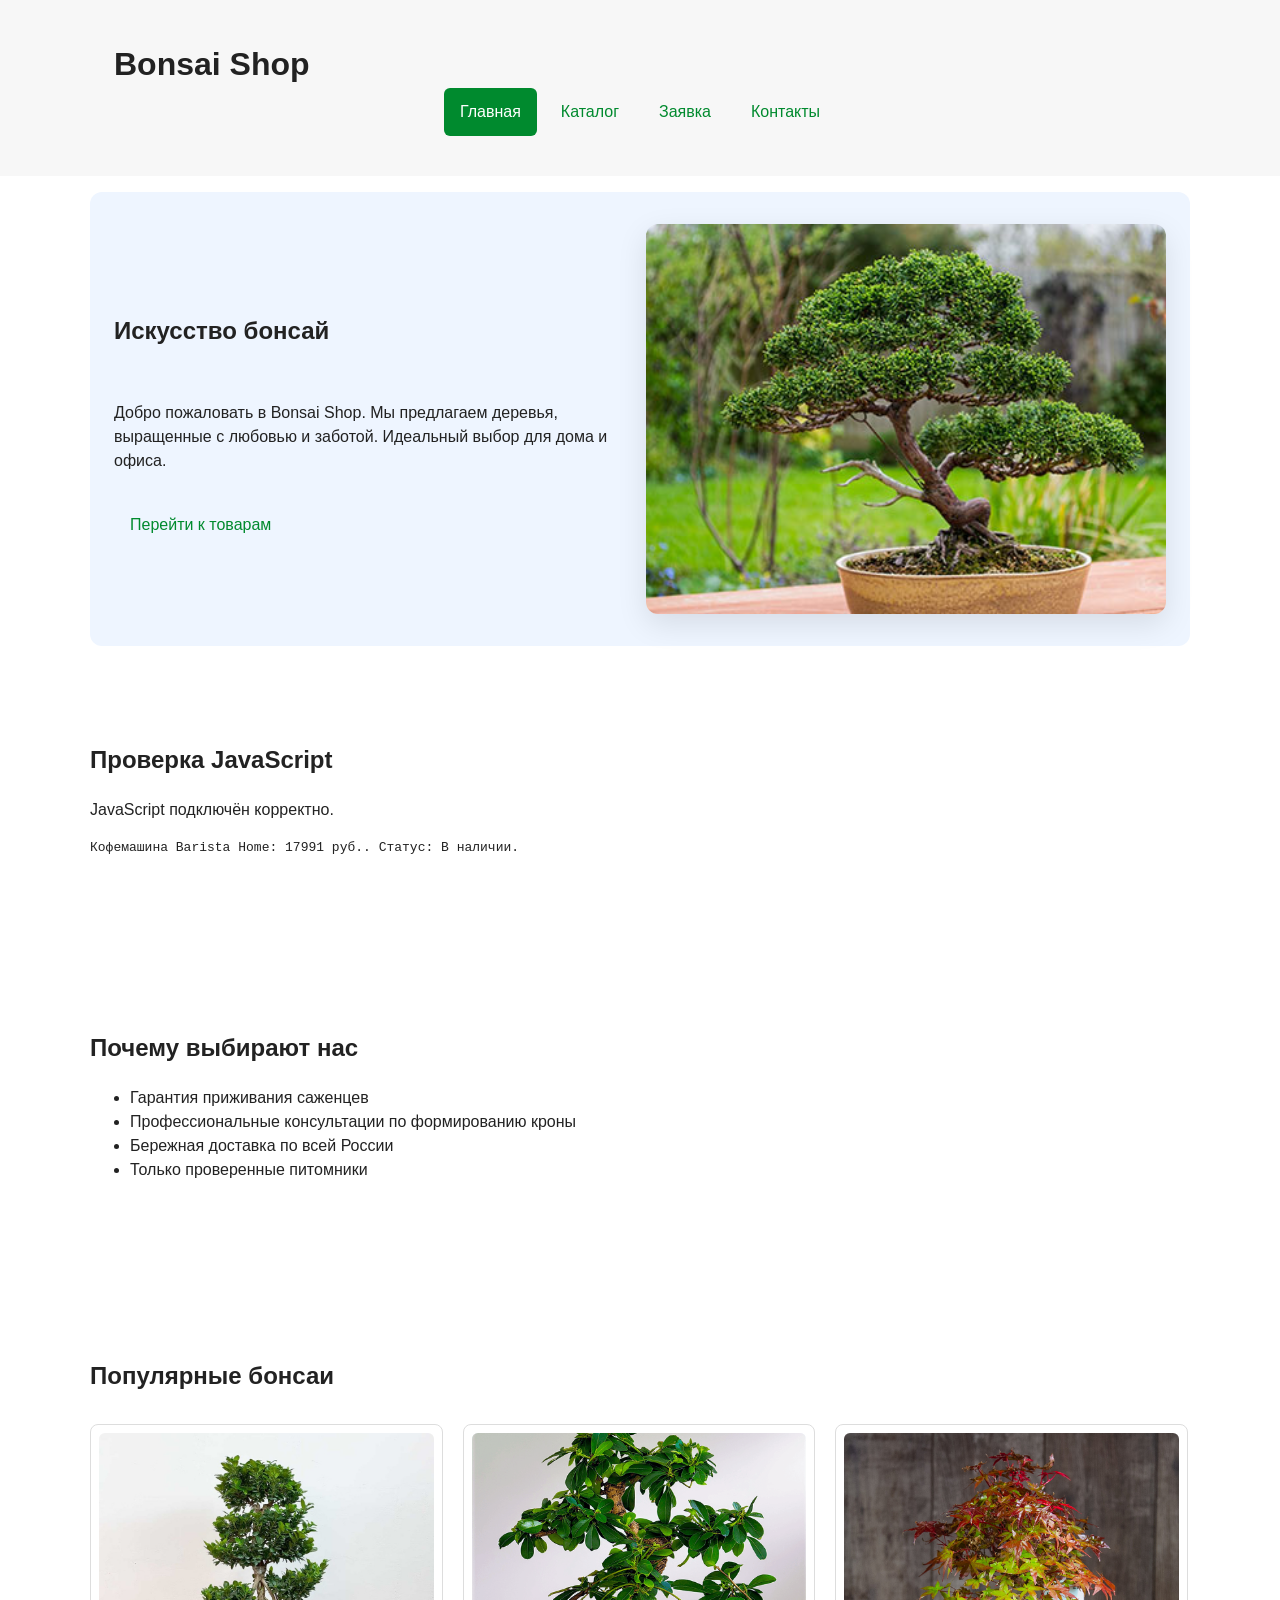
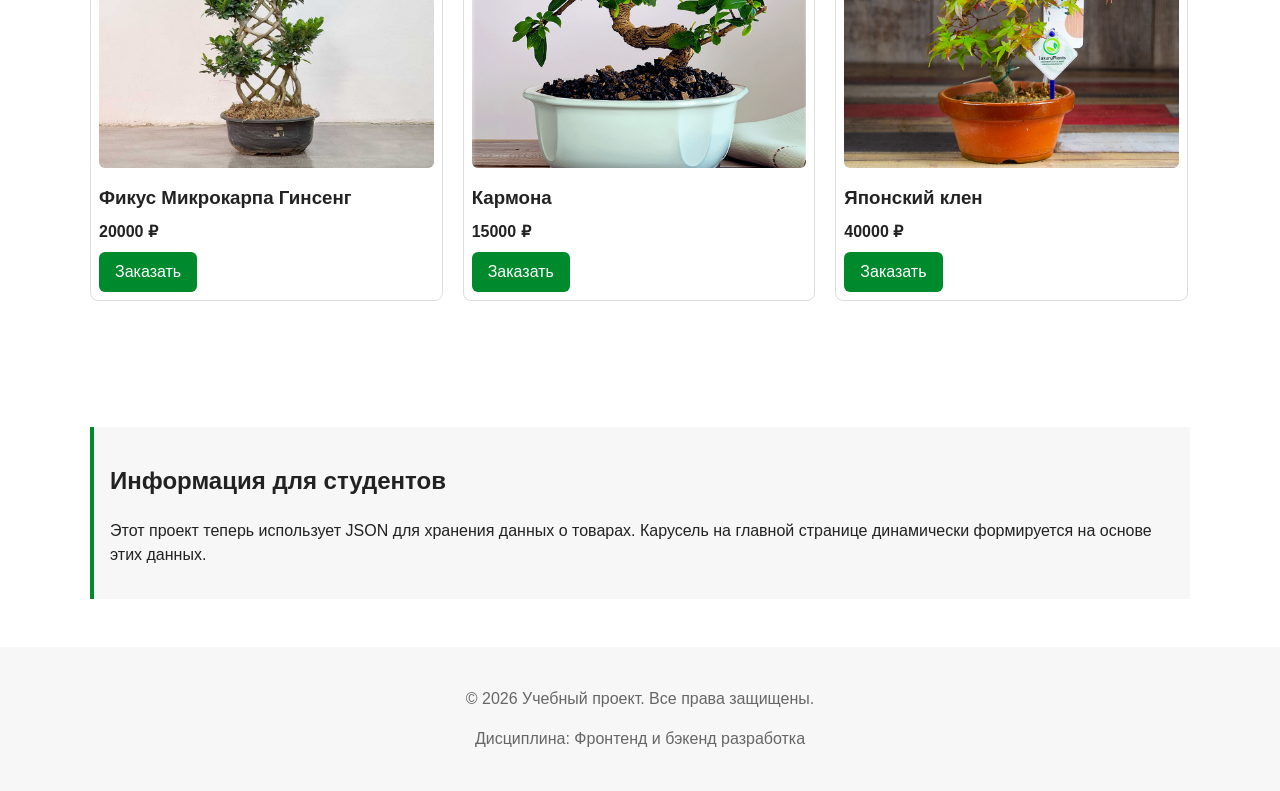
<file: index.html>
<!DOCTYPE html>
<html lang="ru">
<head>
  <meta charset="UTF-8">
  <meta name="viewport" content="width=device-width, initial-scale=1.0">
  <title>Bonsai Shop</title>
  <link rel="stylesheet" href="css/style.css">
  <link rel="stylesheet" href="css/responsive.css">
  <script src="js/index.js" defer></script>
  <script src="js/nav.js" defer></script>


  <script src="js/data.js" defer></script>
  <script src="js/main.js" defer></script>


  <meta property="og:type" content="website">
  <meta property="og:title" content="Bonsai Shop">
  <meta property="og:description" content="Интернет-магазин бонсаев.">
  <meta property="og:image" content="https://Buranyashka.github.io/kr3-html-css-shop/images/preview.jpg">

</head>

<body>
  <header class="site-header">
    <div class="site-header__inner">
      <a class="site-header__logo" href="index.html" style="font-size: 32px">Bonsai Shop</a>

      <button
        class="site-nav__toggle"
        type="button"
        aria-label="Открыть меню"
        aria-expanded="false"
        aria-controls="site-nav"
      >
        <span class="site-nav__toggle-line"></span>
        <span class="site-nav__toggle-line"></span>
        <span class="site-nav__toggle-line"></span>
      </button>

      <nav class="site-nav" aria-label="Основная навигация">
        <ul class="site-nav__list">
          <li class="site-nav__item">
            <a class="site-nav__link site-nav__link--active" href="index.html">Главная</a>
          </li>
          <li class="site-nav__item">
            <a class="site-nav__link" href="catalog.html">Каталог</a>
          </li>
          <li class="site-nav__item">
            <a class="site-nav__link" href="order.html">Заявка</a>
          </li>
          <li class="site-nav__item">
            <a class="site-nav__link" href="contacts.html">Контакты</a>
          </li>
        </ul>
      </nav>
    </div>
  </header>
  
  <main>
    <section class="hero">
      <div class="hero__content">
        <h1>Искусство бонсай</h1>
        <p>
          Добро пожаловать в Bonsai Shop. Мы предлагаем деревья, 
          выращенные с любовью и заботой. Идеальный выбор для дома и офиса.
        </p>
        <a class="button" href="#popular">Перейти к товарам</a>
      </div>

      <div class="hero__image-wrapper">
        <img class="hero__image" src="images/бонсай.jpg" alt="Красивый бонсай">
      </div>
    </section>





    <section class="section js-check" aria-labelledby="js-check-title">
      <h2 id="js-check-title">Проверка JavaScript</h2>
      <p class="js-message">JavaScript пока не выполнился.</p>
      <pre class="product-output"></pre>
    </section>





    <section class="section" id="advantages">
      <h2>Почему выбирают нас</h2>
      <ul class="advantages-list">
        <li>Гарантия приживания саженцев</li>
        <li>Профессиональные консультации по формированию кроны</li>
        <li>Бережная доставка по всей России</li>
        <li>Только проверенные питомники</li>
      </ul>
    </section>
    
    <section class="section" id="popular">
      <h2>Популярные бонсаи</h2>
      <div class="carousel-wrapper">
        <div class="carousel" id="popular-carousel">
          <p>Загрузка товаров...</p>
        </div>
      </div>

    </section>

    <aside class="aside-info">
      <h2>Информация для студентов</h2>
      <p>
        Этот проект теперь использует JSON для хранения данных о товарах.
        Карусель на главной странице динамически формируется на основе этих данных.
      </p>
    </aside>
  </main>

  <footer class="site-footer">
    <p>&copy; 2026 Учебный проект. Все права защищены.</p>
    <p>Дисциплина: Фронтенд и бэкенд разработка</p>
  </footer>
</body>
</html>
</file>
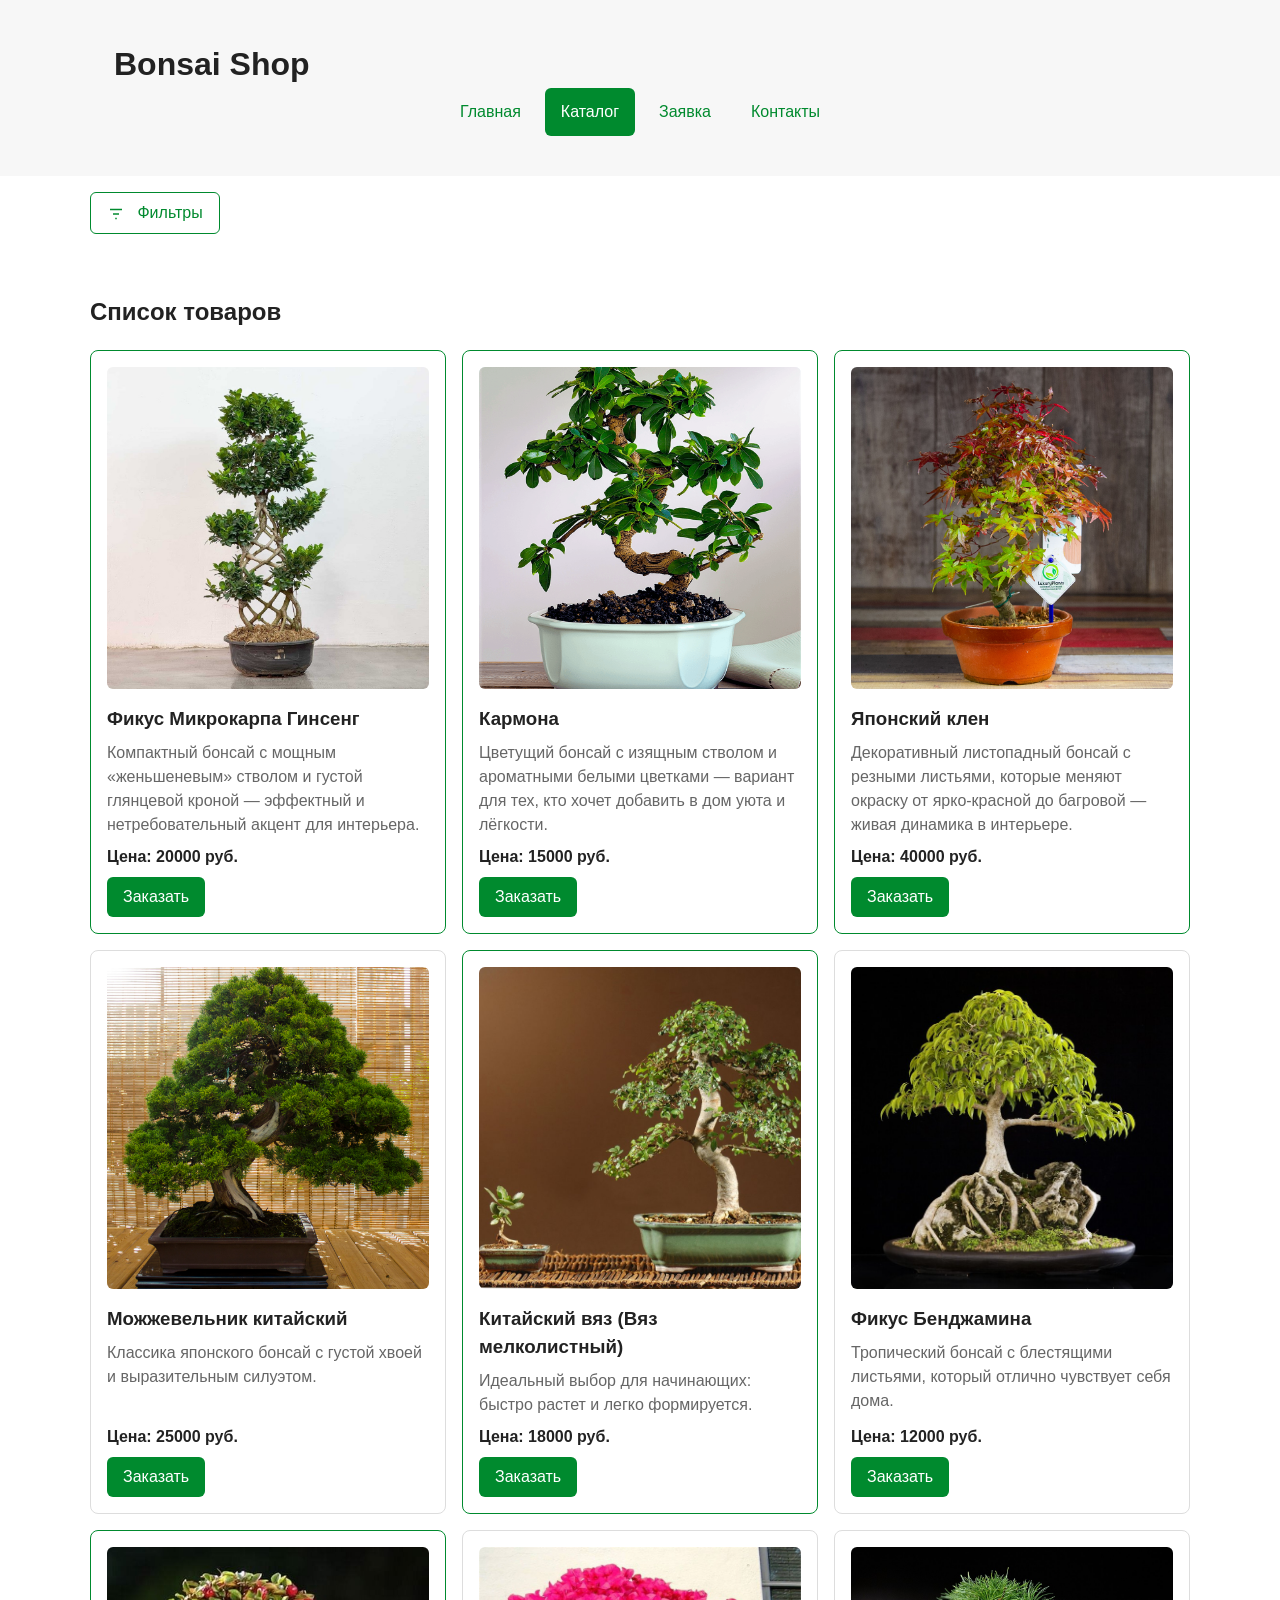
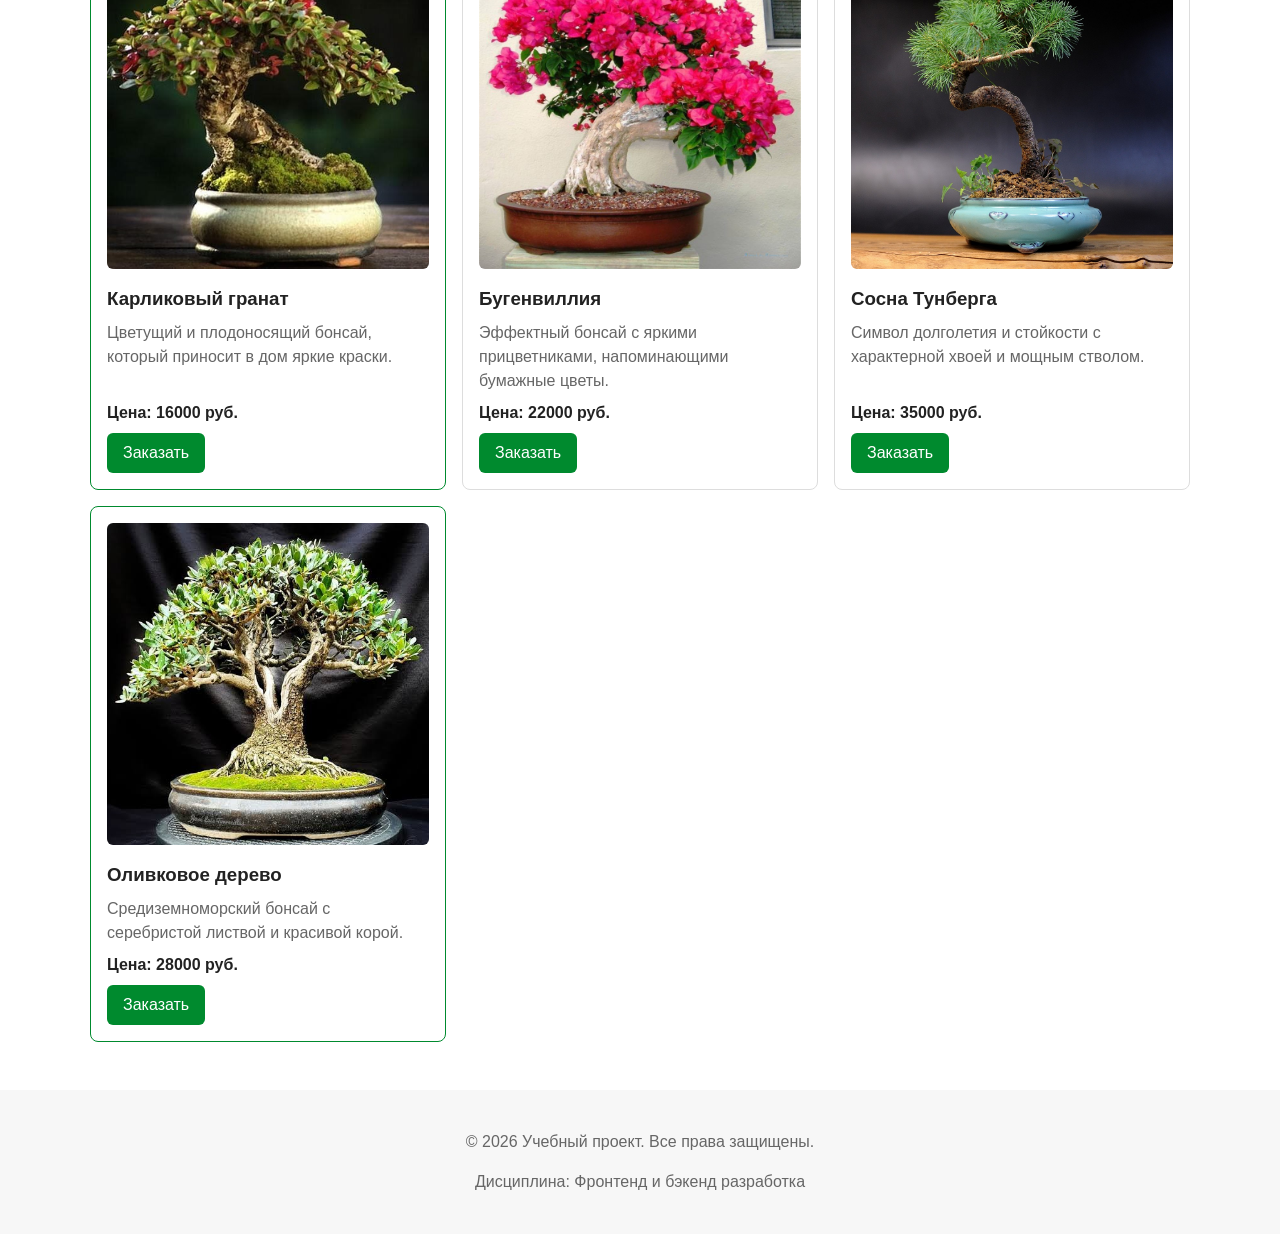
<file: catalog.html>
<!DOCTYPE html>
<html lang="ru">
<head>
  <meta charset="UTF-8">
  <meta name="viewport" content="width=device-width, initial-scale=1.0">
  <title>Bonsai Shop</title>
  <link rel="stylesheet" href="css/style.css">
  <link rel="stylesheet" href="css/responsive.css">
  <script src="js/catalog.js" defer></script>
  <script src="js/nav.js" defer></script>
  <script src="js/filters.js" defer></script>

  <meta property="og:type" content="website">
  <meta property="og:title" content="Bonsai Shop">
  <meta property="og:description" content="Интернет-магазин бонсаев.">
  <meta property="og:image" content="https://Buranyashka.github.io/kr3-html-css-shop/images/preview.jpg">

</head>

<body>
  <header class="site-header">
    <div class="site-header__inner">
      <a class="site-header__logo" href="index.html" style="font-size: 32px">Bonsai Shop</a>

      <button
        class="site-nav__toggle"
        type="button"
        aria-label="Открыть меню"
        aria-expanded="false"
        aria-controls="site-nav"
      >
        <span class="site-nav__toggle-line"></span>
        <span class="site-nav__toggle-line"></span>
        <span class="site-nav__toggle-line"></span>
      </button>

      <nav class="site-nav" aria-label="Основная навигация">
        <ul class="site-nav__list">
          <li class="site-nav__item">
            <a class="site-nav__link" href="index.html">Главная</a>
          </li>
          <li class="site-nav__item">
            <a class="site-nav__link site-nav__link--active" href="catalog.html">Каталог</a>
          </li>
          <li class="site-nav__item">
            <a class="site-nav__link" href="order.html">Заявка</a>
          </li>
          <li class="site-nav__item">
            <a class="site-nav__link" href="contacts.html">Контакты</a>
          </li>
        </ul>
      </nav>
    </div>
  </header>

  <main>
    <section class="catalog-layout">
      <div class="catalog-toolbar">
        <button class="button button--secondary" id="open-filters-btn" type="button">
          <svg width="18" height="18" viewBox="0 0 24 24" fill="none" stroke="currentColor" stroke-width="2" style="vertical-align: middle; margin-right: 8px;">
            <line x1="4" y1="6" x2="20" y2="6"></line>
            <line x1="8" y1="12" x2="16" y2="12"></line>
            <line x1="11" y1="18" x2="13" y2="18"></line>
          </svg>
          Фильтры
        </button>
      </div>

      <aside class="catalog-filters" id="catalog-filters" aria-hidden="true">
        <div class="catalog-filters__header">
          <h3 class="catalog-filters__title">Фильтры</h3>
          <button class="catalog-filters__close" id="close-filters-btn" type="button" aria-label="Закрыть фильтры">
            &times;
          </button>
        </div>

        <form class="filters-form">
          <fieldset>
            <legend>Цена, ₽</legend>
            <div class="filters-price-row">
              <input type="number" name="price-min" placeholder="От 0" min="0">
              <span>—</span>
              <input type="number" name="price-max" placeholder="До 50000" min="0">
            </div>
          </fieldset>

          <fieldset>
            <legend>Категория</legend>
            <label class="filters-checkbox">
              <input type="checkbox" name="category" value="bonsai" checked>
              <span>Бонсай</span>
            </label>
          </fieldset>

          <div class="filters-form__actions">
            <button type="button" class="button button--primary">Применить</button>
            <button type="reset" class="button button--secondary">Сбросить</button>
          </div>
        </form>
      </aside>

      <div class="catalog-backdrop" id="catalog-backdrop"></div>



      <section class="catalog-products">
        <h2>Список товаров</h2>
        <div class="products-grid"></div>
        </div>
      </section>
    </section>
  </main>

  <footer class="site-footer">
    <p>&copy; 2026 Учебный проект. Все права защищены.</p>
    <p>Дисциплина: Фронтенд и бэкенд разработка</p>
  </footer>
</body>
</html>
</file>
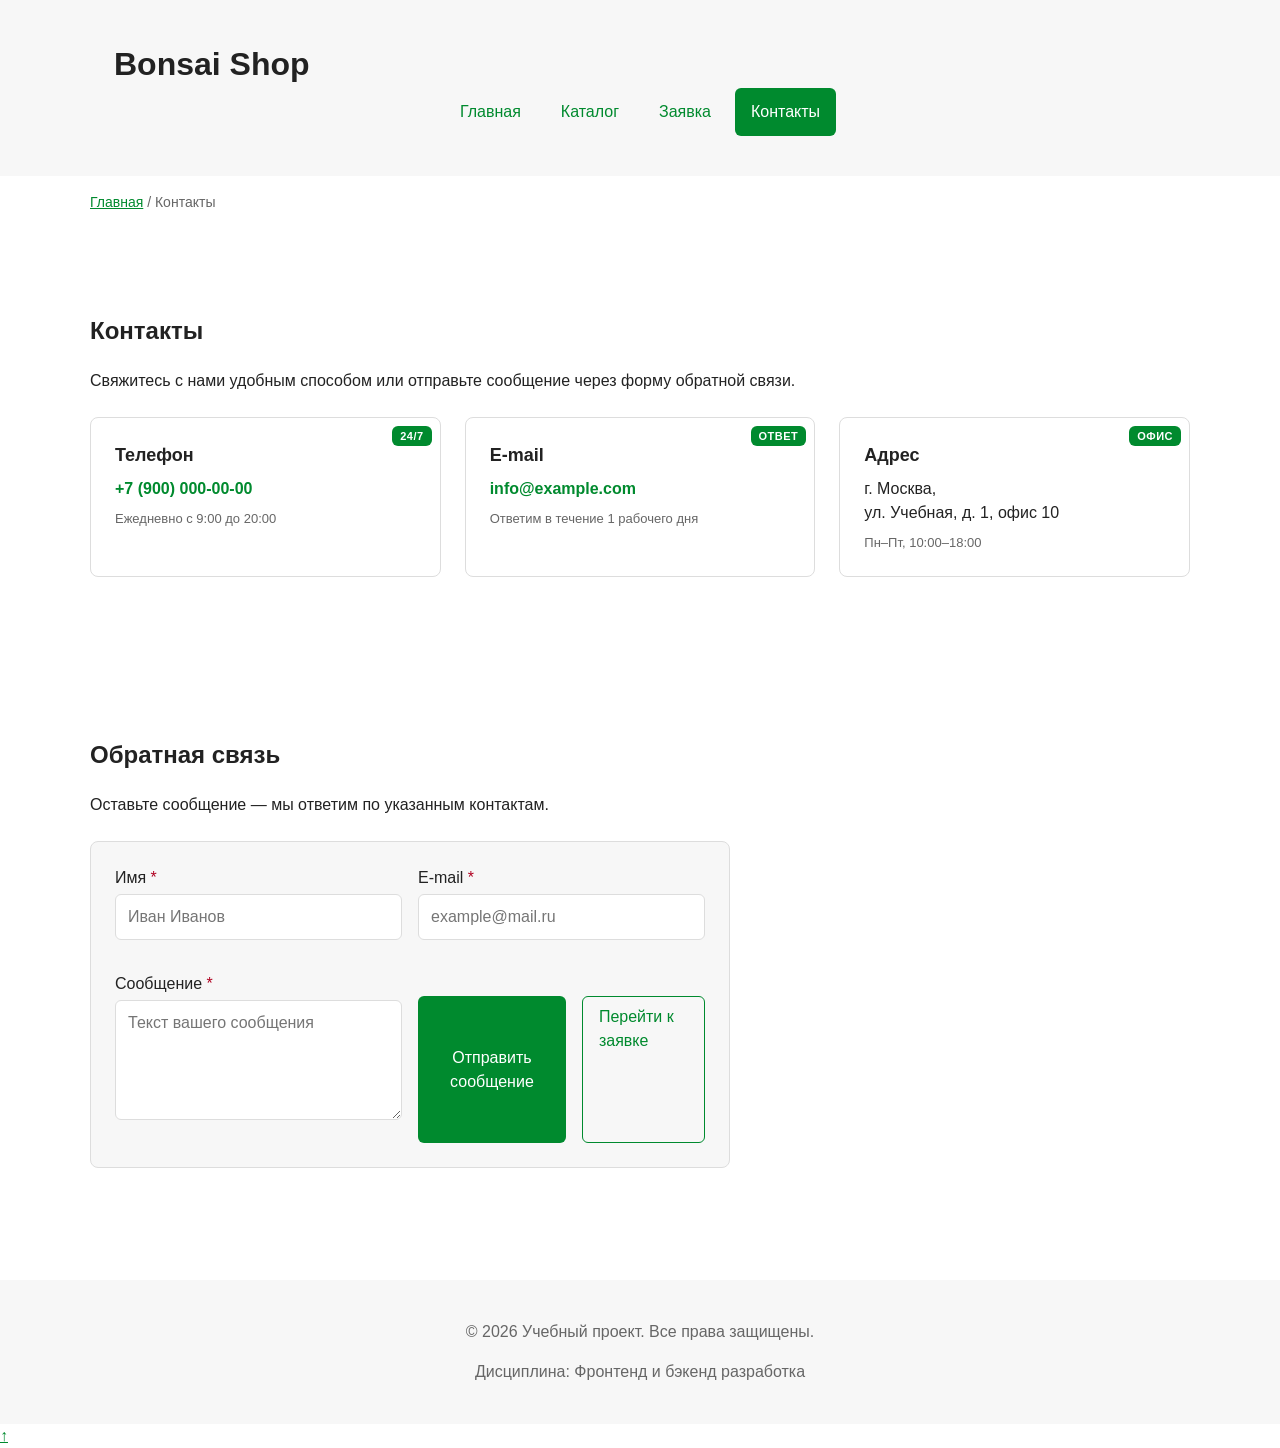
<file: contacts.html>
<!DOCTYPE html>
<html lang="ru">
<head>
  <meta charset="UTF-8">
  <meta name="viewport" content="width=device-width, initial-scale=1.0">
  <title>Bonsai Shop</title>
  <link rel="stylesheet" href="css/style.css">
  <link rel="stylesheet" href="css/responsive.css">
  <script src="js/nav.js" defer></script>

  <meta property="og:type" content="website">
  <meta property="og:title" content="Bonsai Shop">
  <meta property="og:description" content="Интернет-магазин бонсаев.">
  <meta property="og:image" content="https://Buranyashka.github.io/kr3-html-css-shop/images/preview.jpg">

  <meta name="description" content="Контактная информация: телефон, e-mail, адрес и форма обратной связи.">
</head>

<body>
  <header class="site-header">
    <div class="site-header__inner">
      <a class="site-header__logo" href="index.html" style="font-size: 32px">Bonsai Shop</a>

      <button
        class="site-nav__toggle"
        type="button"
        aria-label="Открыть меню"
        aria-expanded="false"
        aria-controls="site-nav"
      >
        <span class="site-nav__toggle-line"></span>
        <span class="site-nav__toggle-line"></span>
        <span class="site-nav__toggle-line"></span>
      </button>
      
      <nav class="site-nav" aria-label="Основная навигация">
        <ul class="site-nav__list">
          <li class="site-nav__item">
            <a class="site-nav__link" href="index.html">Главная</a>
          </li>
          <li class="site-nav__item">
            <a class="site-nav__link" href="catalog.html">Каталог</a>
          </li>
          <li class="site-nav__item">
            <a class="site-nav__link" href="order.html">Заявка</a>
          </li>
          <li class="site-nav__item">
            <a class="site-nav__link site-nav__link--active" href="contacts.html">Контакты</a>
          </li>
        </ul>
      </nav>
    </div>
  </header>

  <main>
    <nav class="breadcrumbs" aria-label="Хлебные крошки">
      <a class="breadcrumbs__link" href="index.html">Главная</a>
      <span class="breadcrumbs__current">Контакты</span>
    </nav>

    <section class="section">
      <h1>Контакты</h1>
      <p>
        Свяжитесь с нами удобным способом или отправьте сообщение
        через форму обратной связи.
      </p>

      <div class="contacts-grid">
        <article class="contacts-card">
          <span class="contacts-card__badge">24/7</span>
          <h2 class="contacts-card__title">Телефон</h2>
          <p class="contacts-card__value">
            <a class="contacts-card__link" href="tel:+79000000000">+7 (900) 000-00-00</a>
          </p>
          <p class="contacts-card__note">Ежедневно с 9:00 до 20:00</p>
        </article>

        <article class="contacts-card">
          <span class="contacts-card__badge">Ответ</span>
          <h2 class="contacts-card__title">E-mail</h2>
          <p class="contacts-card__value">
            <a class="contacts-card__link" href="mailto:info@example.com">info@example.com</a>
          </p>
          <p class="contacts-card__note">Ответим в течение 1 рабочего дня</p>
        </article>

        <article class="contacts-card">
          <span class="contacts-card__badge">Офис</span>
          <h2 class="contacts-card__title">Адрес</h2>
          <address class="contacts-card__value contacts-card__value--address">
            г. Москва,<br>
            ул. Учебная, д. 1, офис 10
          </address>
          <p class="contacts-card__note">Пн–Пт, 10:00–18:00</p>
        </article>
      </div>
    </section>

    <section class="section" id="feedback">
      <h2>Обратная связь</h2>
      <p>
        Оставьте сообщение — мы ответим по указанным контактам.
      </p>

      <form class="order-form order-form--page" id="contacts-form" action="#" method="post" novalidate>
        <div class="order-form__field">
          <label class="order-form__label" for="contact-name">
            Имя <span class="required-mark">*</span>
          </label>
          <input
            class="order-form__input"
            id="contact-name"
            name="name"
            type="text"
            required
            placeholder="Иван Иванов"
          >
        </div>

        <div class="order-form__field">
          <label class="order-form__label" for="contact-email">
            E-mail <span class="required-mark">*</span>
          </label>
          <input
            class="order-form__input"
            id="contact-email"
            name="email"
            type="email"
            required
            placeholder="example@mail.ru"
          >
        </div>

        <div class="order-form__field">
          <label class="order-form__label" for="contact-message">
            Сообщение <span class="required-mark">*</span>
          </label>
          <textarea
            class="order-form__textarea"
            id="contact-message"
            name="message"
            rows="4"
            required
            placeholder="Текст вашего сообщения"
          ></textarea>
        </div>

        <div class="order-form__actions">
          <button class="button button--primary" type="submit">
            Отправить сообщение
          </button>
          <a class="button button--secondary" href="order.html">
            Перейти к заявке
          </a>
        </div>
      </form>

      <p class="success-message" id="contacts-success" hidden>
        Сообщение успешно отправлено!
      </p>
    </section>
  </main>

  <footer class="site-footer">
    <p>&copy; 2026 Учебный проект. Все права защищены.</p>
    <p>Дисциплина: Фронтенд и бэкенд разработка</p>
  </footer>

  <a class="scroll-top" href="#" aria-label="Наверх">↑</a>
</body>
</html>
</file>
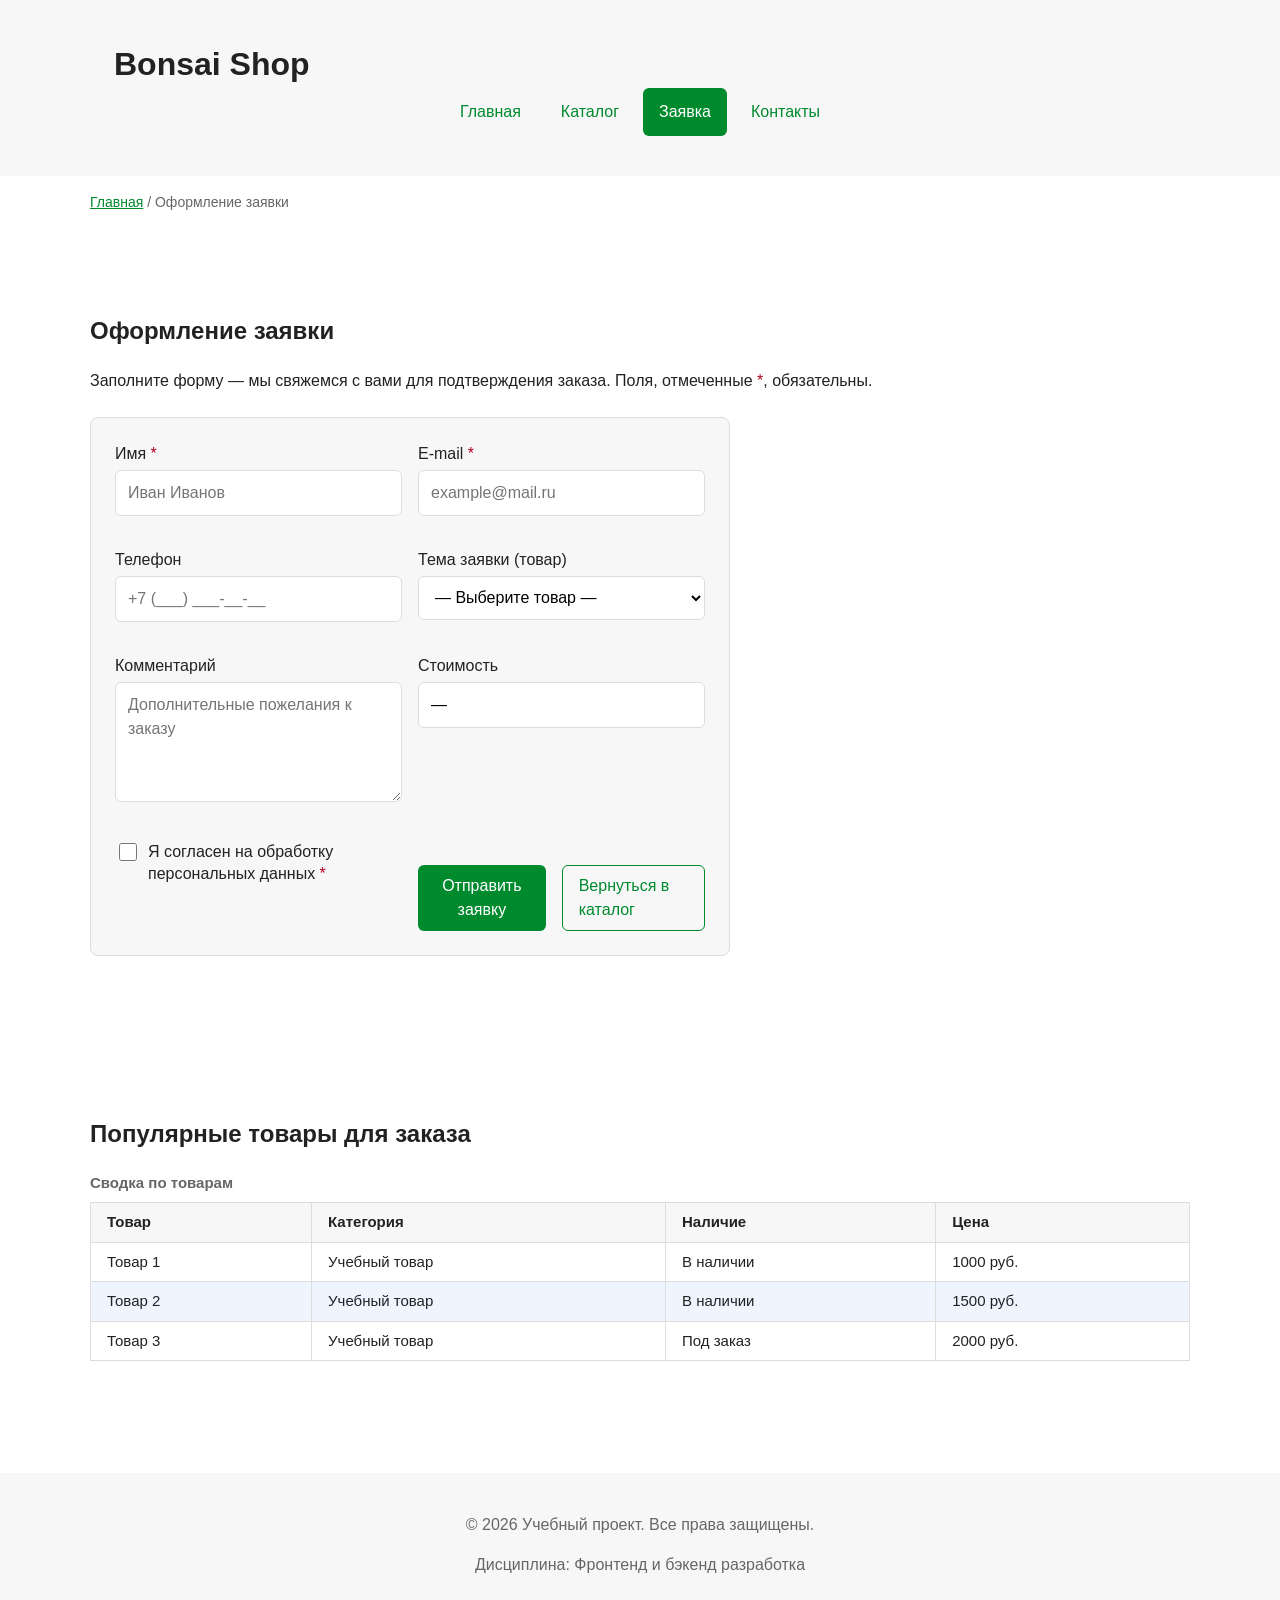
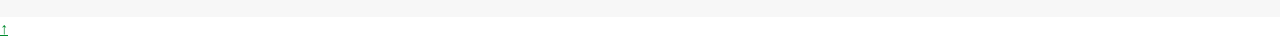
<file: order.html>
<!DOCTYPE html>
<html lang="ru">
<head>
  <meta charset="UTF-8">
  <meta name="viewport" content="width=device-width, initial-scale=1.0">
  <title>Bonsai Shop</title>
  <link rel="stylesheet" href="css/style.css">
  <link rel="stylesheet" href="css/responsive.css">
  <script src="js/order.js" defer></script>
  <script src="js/nav.js" defer></script>
  
  <meta property="og:type" content="website">
  <meta property="og:title" content="Bonsai Shop">
  <meta property="og:description" content="Интернет-магазин бонсаев.">
  <meta property="og:image" content="https://Buranyashka.github.io/kr3-html-css-shop/images/preview.jpg">

  <meta name="description" content="Страница оформления заявки: имя, e-mail, телефон, товар, комментарий.">
</head>

<body>
  <header class="site-header">
    <div class="site-header__inner">
      <a class="site-header__logo" href="index.html" style="font-size: 32px">Bonsai Shop</a>

      <button
        class="site-nav__toggle"
        type="button"
        aria-label="Открыть меню"
        aria-expanded="false"
        aria-controls="site-nav"
      >
        <span class="site-nav__toggle-line"></span>
        <span class="site-nav__toggle-line"></span>
        <span class="site-nav__toggle-line"></span>
      </button>
      
      <nav class="site-nav" aria-label="Основная навигация">
        <ul class="site-nav__list">
          <li class="site-nav__item">
            <a class="site-nav__link" href="index.html">Главная</a>
          </li>
          <li class="site-nav__item">
            <a class="site-nav__link" href="catalog.html">Каталог</a>
          </li>
          <li class="site-nav__item">
            <a class="site-nav__link site-nav__link--active" href="order.html">Заявка</a>
          </li>
          <li class="site-nav__item">
            <a class="site-nav__link" href="contacts.html">Контакты</a>
          </li>
        </ul>
      </nav>
    </div>
  </header>

  <main>
    <nav class="breadcrumbs" aria-label="Хлебные крошки">
      <a class="breadcrumbs__link" href="index.html">Главная</a>
      <span class="breadcrumbs__current">Оформление заявки</span>
    </nav>

    <section class="section">
      <h1>Оформление заявки</h1>
      <p>
        Заполните форму — мы свяжемся с вами для подтверждения заказа.
        Поля, отмеченные <span class="required-mark">*</span>, обязательны.
      </p>

      <form class="order-form order-form--page" id="order-page-form" action="#" method="post" novalidate>
        <div class="order-form__field">
          <label class="order-form__label" for="order-name">
            Имя <span class="required-mark">*</span>
          </label>
          <input
            class="order-form__input"
            id="order-name"
            name="name"
            type="text"
            required
            placeholder="Иван Иванов"
          >
        </div>

        <div class="order-form__field">
          <label class="order-form__label" for="order-email">
            E-mail <span class="required-mark">*</span>
          </label>
          <input
            class="order-form__input"
            id="order-email"
            name="email"
            type="email"
            required
            placeholder="example@mail.ru"
          >
        </div>

        <div class="order-form__field">
          <label class="order-form__label" for="order-phone">
            Телефон
          </label>
          <input
            class="order-form__input"
            id="order-phone"
            name="phone"
            type="tel"
            placeholder="+7 (___) ___-__-__"
          >
        </div>

        <div class="order-form__field">
          <label class="order-form__label" for="order-product">
            Тема заявки (товар)
          </label>
          <select class="order-form__select" id="order-product" name="product">
            <option value="">— Выберите товар —</option>
          </select>
        </div>

        <div class="order-form__field">
          <label class="order-form__label" for="order-comment">
            Комментарий
          </label>
          <textarea
            class="order-form__textarea"
            id="order-comment"
            name="comment"
            rows="4"
            placeholder="Дополнительные пожелания к заказу"
          ></textarea>
        </div>

        <div class="order-form__field">
          <label class="order-form__label" for="order-price">
            Стоимость
          </label>
          <input 
            class="order-form__input" 
            id="order-price" 
            name="price" 
            type="text" 
            readonly 
            value="—"
          >
        </div>

        <div class="order-form__field order-form__field--checkbox">
          <label class="order-form__checkbox-label" for="order-agreement">
            <input
              class="order-form__checkbox"
              id="order-agreement"
              type="checkbox"
              name="agreement"
              required
            >
            <span>
              Я согласен на обработку персональных данных
              <span class="required-mark">*</span>
            </span>
          </label>
        </div>

        <div class="order-form__actions">
          <button class="button button--primary" type="submit">
            Отправить заявку
          </button>
          <a class="button button--secondary" href="catalog.html">
            Вернуться в каталог
          </a>
        </div>
      </form>

      <p class="success-message" id="order-page-success" hidden>
        Заявка успешно отправлена! Мы свяжемся с вами.
      </p>
    </section>

    <section class="section">
      <h2>Популярные товары для заказа</h2>

      <table class="product-table">
        <caption>Сводка по товарам</caption>
        <thead>
          <tr>
            <th scope="col">Товар</th>
            <th scope="col">Категория</th>
            <th scope="col">Наличие</th>
            <th scope="col">Цена</th>
          </tr>
        </thead>
        <tbody>
          <tr>
            <td>Товар 1</td>
            <td>Учебный товар</td>
            <td>В наличии</td>
            <td>1000 руб.</td>
          </tr>
          <tr>
            <td>Товар 2</td>
            <td>Учебный товар</td>
            <td>В наличии</td>
            <td>1500 руб.</td>
          </tr>
          <tr>
            <td>Товар 3</td>
            <td>Учебный товар</td>
            <td>Под заказ</td>
            <td>2000 руб.</td>
          </tr>
        </tbody>
      </table>
    </section>
  </main>

  <footer class="site-footer">
    <p>&copy; 2026 Учебный проект. Все права защищены.</p>
    <p>Дисциплина: Фронтенд и бэкенд разработка</p>
  </footer>

  <a class="scroll-top" href="#" aria-label="Наверх">↑</a>
</body>
</html>
</file>
<file: css/style.css>
/* ===============================
        Переменные проекта
   =============================== */

:root {
  /* Основные цвета проекта */
  --color-bg: #ffffff;
  --color-text: #222222;
  --color-muted: #666666;
  --color-primary: #008a2e;
  --color-primary-dark: #00591e;
  --color-border: #dddddd;
  --color-surface: #f7f7f7;
  --color-surface-accent: #eef5ff;
  --color-danger: #b00020;
  --color-success: #168a2f;
  --color-success-bg: #eefaf0;
  --color-white: #ffffff;

  /* Отступы */
  --space-xs: 4px;
  --space-sm: 8px;
  --space-md: 16px;
  --space-lg: 24px;
  --space-xl: 32px;

  /* Скругления */
  --radius-sm: 6px;
  --radius-md: 8px;
  --radius-lg: 12px;

  /* Размеры */
  --container-width: 1100px;
}

/* ===============================
        Базовые стили
   =============================== */
  
* {
  box-sizing: border-box;
}

body {
  margin: 0;
  font-family: Arial, sans-serif;
  line-height: 1.5;
  color: var(--color-text);
  background-color: var(--color-bg);
}

/* Глобальная защита для всех картинок */
img {
  max-width: 100%;
  height: auto;
  display: block;
}

header,
main,
footer {
  padding: var(--space-md);
}

html {
  scroll-behavior: smooth;
}

/* Подсветка якоря (при переходе по ссылкам) */
:target {
  outline: 2px dashed var(--color-primary);
  outline-offset: 4px;
}

/* ===============================
        Общие элементы (Ссылки)
   =============================== */

a {
  color: var(--color-primary);
}

a:hover {
  color: var(--color-primary-dark);
}

a:focus-visible {
  outline: 2px solid var(--color-primary);
  outline-offset: 3px;
}

/* ===============================
        Header
   =============================== */

.site-header {
  background-color: var(--color-surface);
  position: sticky;
  top: 0;
  z-index: 10;
}

.site-header__inner {
  max-width: var(--container-width);
  margin: 0 auto;
  padding: var(--space-lg);
}

.site-header__logo {
  font-family: "Bernard MT", Arial, sans-serif;
  font-size: 32px;
  font-weight: 700;
  color: var(--color-text);
  text-decoration: none;
}

/* ===============================
        Навигация
   =============================== */

.site-nav__list {
  display: flex;
  flex-wrap: wrap;
  justify-content: center;
  align-items: center;
  gap: var(--space-md);
  padding: 0;
  margin: var(--space-md) 0 0;
  list-style: none;
}

.site-nav__link {
  display: inline-block;
  padding: var(--space-sm) var(--space-md);
  color: var(--color-primary);
  text-decoration: none;
  border-radius: var(--radius-sm);
}

.site-nav__link:hover {
  color: var(--color-white);
  background-color: var(--color-primary);
}

.site-nav__link:focus-visible {
  outline: 2px solid var(--color-primary);
  outline-offset: 3px;
}

.site-nav__link--active {
  color: var(--color-white);
  background-color: var(--color-primary);
}

/* ===============================
        Бургер-меню
   =============================== */

.site-nav__toggle {
  display: none;
}

@media (max-width: 767px) {
  .site-header__inner {
    position: relative; /* якорь для выпадающего меню */
    display: flex;
    flex-wrap: wrap;
    justify-content: space-between;
    align-items: center;
  }

  /* Кнопка-бургер */
  .site-nav__toggle {
    display: flex;
    flex-direction: column;
    justify-content: center;
    align-items: center;
    gap: 5px;
    width: 44px;
    height: 44px;
    padding: 0;
    background-color: transparent;
    border: 1px solid var(--color-border);
    border-radius: var(--radius-sm);
    cursor: pointer;
    transition:
      border-color 0.2s ease,
      background-color 0.2s ease,
      transform 0.12s ease;
  }

  .site-nav__toggle:hover {
    border-color: var(--color-primary);
  }

  .site-nav__toggle:focus-visible {
    outline: 2px solid var(--color-primary);
    outline-offset: 3px;
  }

  .site-nav__toggle:active {
    transform: scale(0.9);
    background-color: var(--color-surface);
  }

  .site-nav__toggle-line {
    display: block;
    width: 22px;
    height: 2px;
    background-color: var(--color-primary);
    transition: transform 0.3s ease, opacity 0.2s ease;
  }

  .site-nav__toggle[aria-expanded="true"] .site-nav__toggle-line:nth-child(1) {
    transform: translateY(7px) rotate(45deg);
  }

  .site-nav__toggle[aria-expanded="true"] .site-nav__toggle-line:nth-child(2) {
    opacity: 0;
    transform: scaleX(0);
  }

  .site-nav__toggle[aria-expanded="true"] .site-nav__toggle-line:nth-child(3) {
    transform: translateY(-7px) rotate(-45deg);
  }

/* ===============================
        Выпадающее меню
   =============================== */
  .site-nav {
    position: absolute;
    top: 100%;
    left: 0;
    right: 0;
    z-index: 100;

    padding: var(--space-md, 16px);
    background-color: var(--color-surface);
    border-top: 1px solid var(--color-border);
    border-radius: 0 0 var(--radius-md, 8px) var(--radius-md, 8px);
    box-shadow: 0 12px 24px rgba(0, 0, 0, 0.12);

    opacity: 0;
    visibility: hidden;
    transform: translateY(-6px);
    will-change: opacity, transform;

    transition:
      opacity 0.22s ease,
      transform 0.22s ease,
      visibility 0.22s;
  }

  .site-nav--open {
    opacity: 1;
    visibility: visible;
    transform: translateY(0);
  }

  .site-nav__list {
    display: flex;
    flex-direction: column;
    gap: 0;
    margin: 0;
    padding: 0;
    list-style: none;
  }

  .site-nav__item {
    width: 100%;
  }

  .site-nav__link {
    display: block;
    width: 100%;
    padding: 12px 16px;
    border-radius: var(--radius-sm, 6px);
  }
}

/* ===============================
        Hero (Главная страница)
   =============================== */

.hero {
  background-color: var(--color-surface-accent);
  border-radius: var(--radius-lg);
  display: flex;
  align-items: center;
  justify-content: space-between;
  gap: 40px;
  padding: var(--space-xl) var(--space-lg);
  max-width: var(--container-width);
  margin: 0 auto var(--space-xl);
}

.hero__content {
  flex: 1;
  max-width: 600px;
}

.hero__image-wrapper {
  flex: 1;
  display: flex;
  justify-content: flex-end;
}

.hero__image {
  border-radius: var(--radius-lg);
  box-shadow: 0 10px 30px rgba(0,0,0,0.1);
  object-fit: cover;
  max-width: 450px;
}

/* ===============================
        Секции (Общие)
   =============================== */

.section {
  max-width: var(--container-width);
  margin: 0 auto var(--space-xl);
}

.section h2 {
  margin-top: 0;
}

.aside-info {
  max-width: var(--container-width);
  margin: 0 auto var(--space-xl);
  padding: var(--space-md);
  border-left: 4px solid var(--color-primary);
  background-color: var(--color-surface);
}

/* ===============================
        Кнопки
   =============================== */

.button {
  display: inline-block;
  padding: var(--space-sm) var(--space-md);
  border: none;
  border-radius: var(--radius-sm);
  font: inherit;
  text-decoration: none;
  cursor: pointer;
}

.button--primary {
  color: var(--color-white);
  background-color: var(--color-primary);
}

.button--primary:hover {
  color: var(--color-white);
  background-color: var(--color-primary-dark);
}

.button--secondary {
  color: var(--color-primary);
  background-color: transparent;
  border: 1px solid var(--color-primary);
}

.button--secondary:hover {
  color: var(--color-white);
  background-color: var(--color-primary);
}

.button:focus-visible {
  outline: 2px solid var(--color-primary);
  outline-offset: 3px;
}

.button:disabled,
.button--disabled {
  opacity: 0.6;
  cursor: not-allowed;
}

/* ===============================
        Карточки товаров (Каталог, Карусель)
   =============================== */

.product-card {
  display: flex;
  flex-direction: column;
  gap: var(--space-sm);
  padding: var(--space-md);
  border: 1px solid var(--color-border);
  border-radius: var(--radius-md);
  background-color: var(--color-bg);
  transition: border-color 0.2s ease;
}

.product-card:hover {
  border-color: var(--color-primary);
}

.product-card--featured {
  border-color: var(--color-primary);
}

.product-card__title {
  margin: 0;
  color: var(--color-text);
}

.product-card__description {
  margin: 0;
  color: var(--color-muted);
  flex-grow: 1;
}

.product-card__price {
  margin: 0;
  font-weight: 700;
}

.product-card__link {
  color: inherit;
  text-decoration: none;
}

.product-card__link:hover {
  color: var(--color-primary);
  text-decoration: underline;
}

.product-card__actions {
  display: flex;
  gap: var(--space-sm);
  flex-wrap: wrap;
  margin-top: auto;
}

.product-card__button {
  align-self: flex-start;
}

.product-card__media {
  width: 100%;
  aspect-ratio: 1 / 1;
  overflow: hidden;
  border-radius: var(--radius-sm);
  background-color: var(--color-surface-accent);
  margin-bottom: var(--space-sm);
  position: relative;
}

.product-card__image-link {
  display: block;
  width: 100%;
  height: 100%;
}

.product-card__img {
  width: 100%;
  height: 100%;
  object-fit: cover;
}

/* ===============================
        Сетка каталога
   =============================== */

.products-grid {
  display: grid;
  grid-template-columns: repeat(3, 1fr);
  gap: var(--space-lg);
}

/* ===============================
        Фильтр
   =============================== */

.catalog-toolbar {
  display: flex;
  justify-content: flex-start;
  margin-bottom: var(--space-md);
}

.catalog-filters {
  position: fixed;
  top: 0;
  left: 0;
  bottom: 0;
  z-index: 1000;
  width: 100%;
  max-width: 340px;
  background-color: var(--color-bg);
  padding: var(--space-lg);
  box-shadow: 4px 0 24px rgba(0, 0, 0, 0.15);
  overflow-y: auto;
  
  touch-action: pan-y;
  transform: translateX(-100%);
  visibility: hidden;
  transition: transform 0.3s cubic-bezier(0.4, 0, 0.2, 1), visibility 0.3s;
}

.catalog-filters.is-open {
  transform: translateX(0);
  visibility: visible;
}

.catalog-filters__header {
  display: flex;
  justify-content: space-between;
  align-items: center;
  margin-bottom: var(--space-lg);
  padding-bottom: var(--space-md);
  border-bottom: 1px solid var(--color-border);
}

.catalog-filters__title {
  margin: 0;
  font-size: 20px;
}

.catalog-filters__close {
  background: none;
  border: none;
  font-size: 28px;
  line-height: 1;
  color: var(--color-muted);
  cursor: pointer;
  padding: 0;
  transition: color 0.2s;
}

.catalog-filters__close:hover {
  color: var(--color-danger);
}

.filters-form fieldset {
  margin: 0 0 var(--space-lg);
  padding: 0;
  border: none;
}

.filters-form legend {
  font-weight: 700;
  margin-bottom: var(--space-sm);
}

.filters-price-row {
  display: flex;
  align-items: center;
  gap: var(--space-sm);
}

.filters-price-row input {
  width: 100%;
  padding: 8px 10px;
  border: 1px solid var(--color-border);
  border-radius: var(--radius-sm);
  font: inherit;
}

.filters-checkbox {
  display: flex;
  align-items: center;
  gap: var(--space-sm);
  cursor: pointer;
}

.filters-form__actions {
  display: flex;
  flex-direction: column;
  gap: var(--space-sm);
  margin-top: var(--space-xl);
}

.catalog-backdrop {
  position: fixed;
  inset: 0;
  z-index: 999;
  background-color: rgba(0, 0, 0, 0.4);
  opacity: 0;
  visibility: hidden;
  transition: opacity 0.3s ease, visibility 0.3s;
}

.catalog-backdrop.is-open {
  opacity: 1;
  visibility: visible;
}

body.no-scroll {
  overflow: hidden;
}

/* ===============================
        Карусель (Главная)
   =============================== */

.carousel-wrapper {
  position: relative;
  padding: 10px 0;
  max-width: 1200px;
  margin: 0 auto;
}

.carousel {
  display: flex;
  gap: 20px;
  width: 100%;
  overflow-x: auto;
  scroll-snap-type: x mandatory;
  padding-bottom: 20px;
  scrollbar-width: thin;
}

.carousel::-webkit-scrollbar {
  height: 8px;
}
.carousel::-webkit-scrollbar-thumb {
  background: #ccc;
  border-radius: 4px;
}

.product-card--carousel {
  width: calc(33.333% - 14px);
  min-width: calc(33.333% - 14px);
  max-width: calc(33.333% - 14px);
  flex-shrink: 0;
  scroll-snap-align: start;
  padding: var(--space-sm); 
}

/* ===============================
        Фильтры и раскладка каталога
   =============================== */

.catalog-layout {
  max-width: var(--container-width);
  margin: 0 auto var(--space-xl);
  display: flex;
  flex-direction: column;
  gap: var(--space-md);
}

.catalog-toolbar {
  display: flex;
  justify-content: flex-start;
}

.catalog-products {
  width: 100%;
}

/* ===============================
        Хлебные крошки
   =============================== */

.breadcrumbs {
  max-width: var(--container-width);
  margin: 0 auto var(--space-md);
  font-size: 14px;
  color: var(--color-muted);
}

.breadcrumbs__link {
  color: var(--color-primary);
}

.breadcrumbs__current::before {
  content: " / ";
  color: var(--color-muted);
}

/* ===============================
        Страница товара (product.html)
   =============================== */

.product-detail {
  max-width: var(--container-width);
  margin: 0 auto var(--space-xl);
  display: grid;
  grid-template-columns: 1fr 1fr;
  gap: var(--space-xl);
  align-items: start;
}

.product-detail__gallery {
  position: relative;
  padding: var(--space-md);
  border: 1px solid var(--color-border);
  border-radius: var(--radius-md);
  background-color: var(--color-surface);
}

.product-detail__image {
  display: flex;
  align-items: center;
  justify-content: center;
  border-radius: var(--radius-sm);
  background-color: var(--color-surface-accent);
  overflow: hidden;
}

.product-detail__img {
  width: 100%;
  max-height: 500px;
  object-fit: contain; 
}

/* Бейдж «Хит» */
.product-card__badge {
  position: absolute;
  top: var(--space-md);
  right: var(--space-md);
  z-index: 2;
  padding: 4px 10px;
  font-size: 12px;
  font-weight: 700;
  color: var(--color-white);
  background-color: var(--color-danger);
  border-radius: var(--radius-sm);
  text-transform: uppercase;
  letter-spacing: 0.5px;
}

.product-detail__title {
  margin: 0 0 var(--space-sm);
}

.product-detail__price {
  margin: 0 0 var(--space-md);
  font-size: 24px;
  font-weight: 700;
  color: var(--color-primary);
}

.product-detail__description {
  margin: 0 0 var(--space-lg);
  color: var(--color-muted);
}

.product-detail__actions {
  display: flex;
  flex-wrap: wrap;
  gap: var(--space-md);
}

/* ===============================
        Таблицы (Характеристики)
   =============================== */

.product-table {
  width: 100%;
  border-collapse: collapse;
  margin-top: var(--space-md);
  font-size: 15px;
}

.product-table caption {
  text-align: left;
  font-weight: 700;
  padding-bottom: var(--space-sm);
  color: var(--color-muted);
}

.product-table th,
.product-table td {
  padding: var(--space-sm) var(--space-md);
  border: 1px solid var(--color-border);
  text-align: left;
}

.product-table thead th {
  background-color: var(--color-surface);
  font-weight: 700;
}

.product-table tbody tr:nth-child(even) {
  background-color: var(--color-surface-accent);
}

/* ===============================
        Формы (Заявка, Контакты)
   =============================== */

.order-form--page {
  max-width: 640px;
  margin-top: var(--space-lg);
  padding: var(--space-lg);
  border: 1px solid var(--color-border);
  border-radius: var(--radius-md);
  background-color: var(--color-surface);
}

.order-form__field {
  margin-bottom: var(--space-md);
}

.order-form__label {
  display: block;
  margin-bottom: var(--space-xs);
}

/* Объединенные поля ввода */
.order-form__input,
.order-form__select,
.order-form__textarea {
  width: 100%;
  padding: 10px 12px;
  border: 1px solid var(--color-border);
  border-radius: var(--radius-sm);
  font: inherit;
  background-color: var(--color-bg);
}

/* Объединенные ховеры */
.order-form__input:hover,
.order-form__select:hover,
.order-form__textarea:hover {
  border-color: var(--color-primary);
}

/* Объединенные фокусы */
.order-form__input:focus-visible,
.order-form__select:focus-visible,
.order-form__textarea:focus-visible {
  outline: 2px solid var(--color-primary);
  outline-offset: 3px;
}

.order-form__actions {
  display: flex;
  gap: var(--space-md);
  margin-top: var(--space-lg);
}

/* Чекбокс согласия */
.order-form__field--checkbox {
  display: flex;
  align-items: flex-start;
}

.order-form__checkbox-label {
  display: flex;
  align-items: flex-start;
  gap: var(--space-sm);
  cursor: pointer;
  line-height: 1.4;
}

.order-form__checkbox {
  width: 18px;
  height: 18px;
  margin-top: 2px;
  cursor: pointer;
  flex-shrink: 0;
}

.required-mark {
  color: var(--color-danger);
}

.success-message {
  max-width: 640px;
  margin: var(--space-lg) 0;
  padding: var(--space-md);
  border-left: 4px solid var(--color-success);
  background-color: var(--color-success-bg);
  color: var(--color-text);
  border-radius: var(--radius-sm);
}

/* ===============================
        Контакты (contacts.html)
   =============================== */

.contacts-grid {
  display: grid;
  grid-template-columns: repeat(3, 1fr);
  gap: var(--space-lg);
  margin-top: var(--space-lg);
}

.contacts-card {
  position: relative;
  padding: var(--space-lg);
  border: 1px solid var(--color-border);
  border-radius: var(--radius-md);
  background-color: var(--color-bg);
}

.contacts-card__badge {
  position: absolute;
  top: var(--space-sm);
  right: var(--space-sm);
  padding: 2px 8px;
  font-size: 11px;
  font-weight: 700;
  color: var(--color-white);
  background-color: var(--color-primary);
  border-radius: var(--radius-sm);
  text-transform: uppercase;
  letter-spacing: 0.5px;
}

.contacts-card__title {
  margin: 0 0 var(--space-sm);
  font-size: 18px;
  color: var(--color-text);
}

.contacts-card__value {
  margin: 0;
  font-weight: 700;
  color: var(--color-primary);
}

.contacts-card__value--address {
  font-style: normal;
  font-weight: 400;
  color: var(--color-text);
}

.contacts-card__link {
  color: var(--color-primary);
  text-decoration: none;
}

.contacts-card__link:hover {
  color: var(--color-primary-dark);
  text-decoration: underline;
}

.contacts-card__link:focus-visible {
  outline: 2px solid var(--color-primary);
  outline-offset: 3px;
}

.contacts-card__note {
  margin: var(--space-sm) 0 0;
  font-size: 13px;
  color: var(--color-muted);
}

/* ===============================
        Подвал
   =============================== */

.site-footer {
  background-color: var(--color-surface);
  padding: var(--space-lg);
  text-align: center;
  color: var(--color-muted);
}
</file>
<file: css/responsive.css>
/*
  Адаптивные стили для контрольной работы №3.
  Подход: Mobile First.
  Базовые стили рассчитаны на мобильный экран.
  Расширения добавляются через min-width медиазапросы.
*/

*,
*::before,
*::after {
  box-sizing: border-box;
}

html {
  scroll-behavior: smooth;
}

img,
video {
  max-width: 100%;
  height: auto;
}

body {
  overflow-x: hidden;
}

/* -------------------------------- */

.container,
.main,
.section {
  width: min(100% - 32px, 1200px);
  margin-inline: auto;
}

.section {
  padding-block: clamp(24px, 5vw, 64px);
}

.breadcrumbs {
  width: min(100% - 32px, 1200px);
  margin-inline: auto;
}

/* -------------------------------- */

.site-nav__list {
  display: flex;
  flex-direction: column;
  gap: var(--space-sm, 8px);
  padding: 0;
  margin: 0;
  list-style: none;
}

.site-nav__link {
  display: block;
  padding: 12px 16px;
}

@media (min-width: 768px) {
  .site-nav__list {
    flex-direction: row;
    flex-wrap: wrap;
    align-items: center;
  }
}

/* -------------------------------- */

.site-header {
  position: static;
}

@media (min-width: 768px) {
  .site-header {
    position: static;
    top: 0;
    z-index: 100;
  }
}

/* -------------------------------- */

.hero {
  display: grid;
  gap: var(--space-lg, 24px);
  align-items: center;
}

.hero__content {
  display: grid;
  gap: var(--space-md, 16px);
}

.hero__title {
  font-size: clamp(28px, 7vw, 56px);
  line-height: 1.1;
}

.hero__image {
  width: 100%;
  max-width: 520px;
  margin-inline: auto;
}

@media (min-width: 900px) {
  .hero {
    grid-template-columns: minmax(0, 1fr) minmax(320px, 520px);
  }
}

/* -------------------------------- */

.products-grid {
  display: grid;
  grid-template-columns: 1fr;
  gap: var(--space-md, 16px);
}

.product-card {
  min-width: 0;
}

.product-card__title,
.product-card__description {
  overflow-wrap: anywhere;
}

@media (min-width: 640px) {
  .products-grid {
    grid-template-columns: repeat(2, minmax(0, 1fr));
  }
}

@media (min-width: 1024px) {
  .products-grid {
    grid-template-columns: repeat(3, minmax(0, 1fr));
  }
}   

/* -------------------------------- */

.catalog-layout {
  display: grid;
  gap: var(--space-lg, 24px);
}

.catalog-filters {
  order: -1;
}

@media (min-width: 1024px) {
  .catalog-layout {
    align-items: start;
  }
}

/* -------------------------------- */

.product-card__image {
  display: block;
  width: 100%;
  aspect-ratio: 4 / 3;
  object-fit: cover;
  border-radius: var(--radius-md, 8px);
}

/* -------------------------------- */

.order-form {
  display: grid;
  gap: var(--space-md, 16px);
}

.order-form__group {
  display: grid;
  gap: var(--space-xs, 8px);
}

.order-form__input,
.order-form__textarea,
.order-form__select {
  width: 100%;
  min-height: 44px;
  padding: 10px 12px;
  font: inherit;
}

.order-form__textarea {
  min-height: 120px;
  resize: vertical;
}

@media (min-width: 768px) {
  .order-form {
    grid-template-columns: repeat(2, minmax(0, 1fr));
  }

  .order-form__group--wide {
    grid-column: 1 / -1;
  }
}

/* -------------------------------- */
/* -------------------------------- */
/* -------------------------------- */

@media (max-width: 767px) {
  .product-card--carousel {
    width: 100%;
    min-width: 100%;
    max-width: 100%;
  }
}

@media (min-width: 768px) and (max-width: 1023px) {
  .product-card--carousel {
    width: calc(50% - 10px);
    min-width: calc(50% - 10px);
    max-width: calc(50% - 10px);
  }
}

/* -------------------------------- */

@media (max-width: 767px) {
  .product-detail {
    grid-template-columns: 1fr;
    gap: var(--space-md, 16px);
  }
}

/* -------------------------------- */

.contacts-grid {
  display: grid;
  grid-template-columns: 1fr;
  gap: var(--space-lg, 24px);
}

@media (min-width: 768px) {
  .contacts-grid {
    grid-template-columns: repeat(2, 1fr);
  }
}

@media (min-width: 1024px) {
  .contacts-grid {
    grid-template-columns: repeat(3, 1fr);
  }
}
</file>
